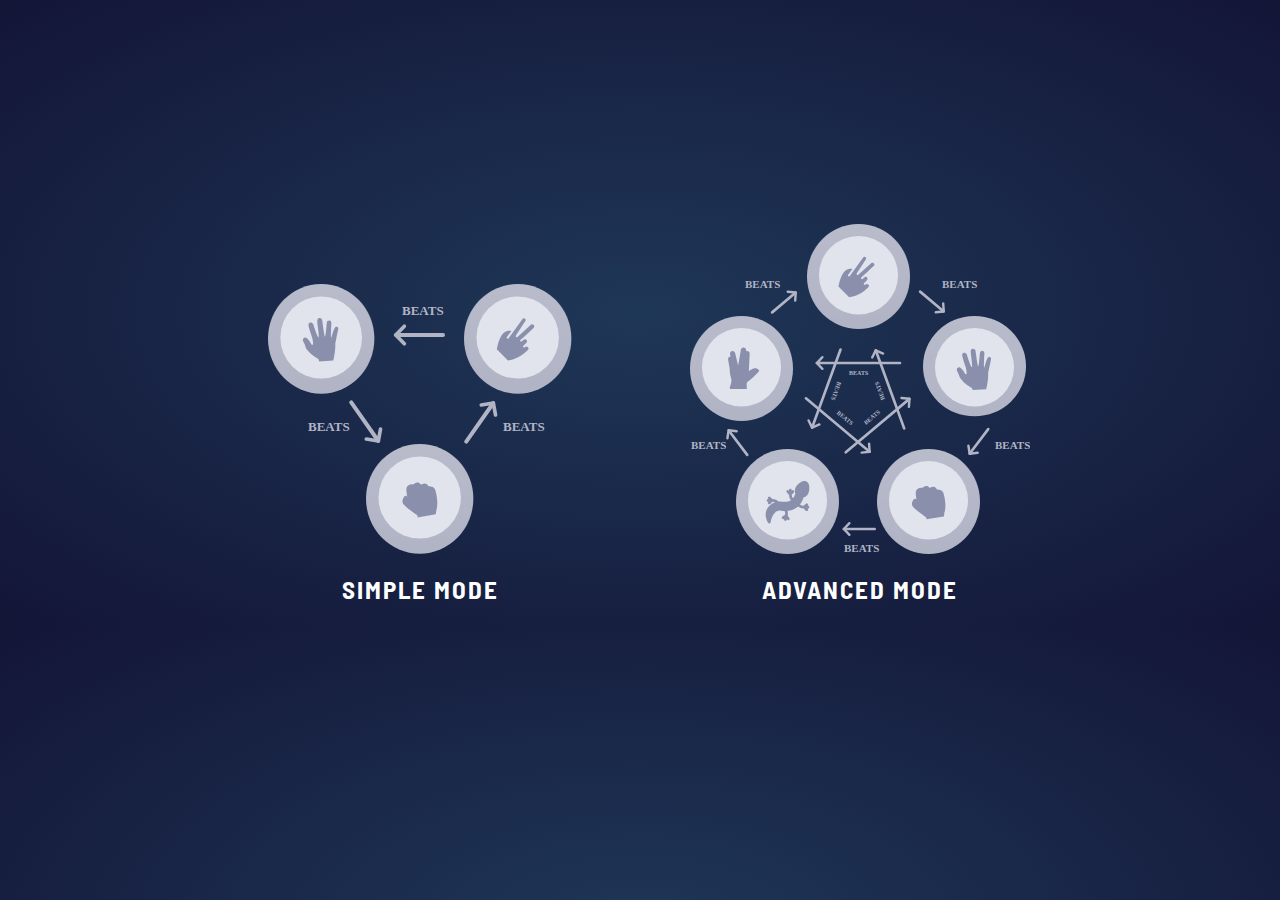
<file: index.html>
<!DOCTYPE html>
<html lang="es">
  <head>
    <meta charset="UTF-8" />
    <meta name="viewport" content="width=device-width, initial-scale=1.0" />
    <link rel="preconnect" href="https://fonts.googleapis.com" />
    <link rel="preconnect" href="https://fonts.gstatic.com" crossorigin />
    <link
      href="https://fonts.googleapis.com/css2?family=Barlow+Semi+Condensed:wght@400;600;700&display=swap"
      rel="stylesheet"
    />
    <link rel="stylesheet" href="./css/styles.css" />
    <title>Rock, Paper & Scissors</title>
  </head>
  <body>
    <main class="mainscreen">
      <div class="take-to simple">
        <a href="./html/simple.html">
          <img src="./assets/images/image-rules.svg" alt="" />
          <h2 class="main-headers">SIMPLE MODE</h2>
        </a>
      </div>
      <div class="take-to advanced">
        <a class="main-links" href="#">
          <img src="./assets/images/image-rules-bonus.svg" alt="" />
          <h2 class="main-headers">ADVANCED MODE</h2>
        </a>
      </div>
    </main>
    <script src="./js/scripts.js"></script>
  </body>
</html>
</file>
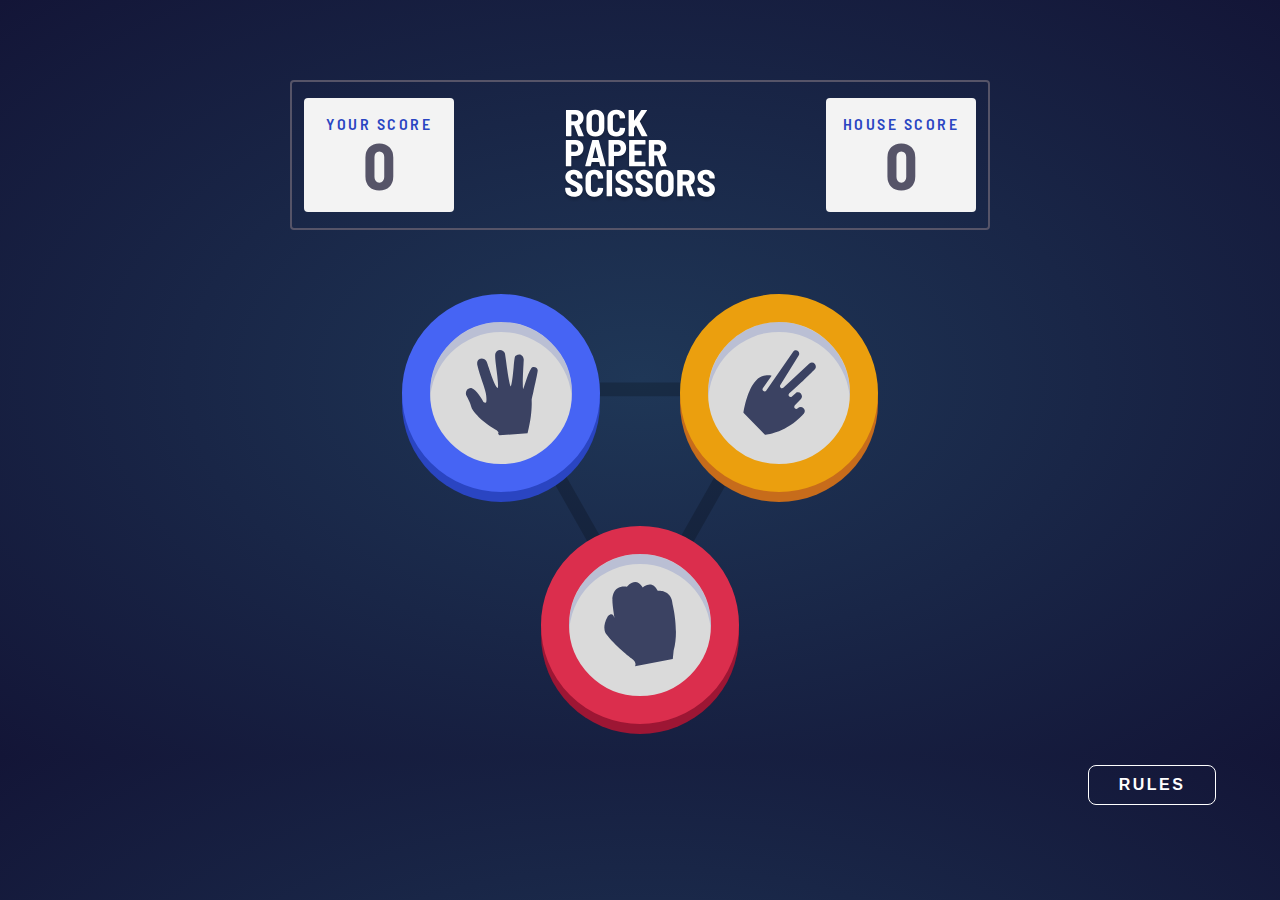
<file: html/simple.html>
<!DOCTYPE html>
<html lang="es">
  <head>
    <meta charset="UTF-8" />
    <meta name="viewport" content="width=device-width, initial-scale=1.0" />
    <link rel="preconnect" href="https://fonts.googleapis.com" />
    <link rel="preconnect" href="https://fonts.gstatic.com" crossorigin />
    <link
      href="https://fonts.googleapis.com/css2?family=Barlow+Semi+Condensed:wght@400;600;700&display=swap"
      rel="stylesheet"
    />
    <link rel="stylesheet" href="../css/styles.css" />
    <title>Rock, paper, scissors</title>
  </head>
  <body>
    <main class="simple-main">
      <div id="scoreboard" class="scoreboard">
        <div class="scorecard">
          <div class="score">
            <span class="top-score">YOUR SCORE</span>
            <span id="own-score" class="real-score">0</span>
          </div>
        </div>
        <img class="logo" src="../assets/images/logo.svg" alt="" />
        <div class="scorecard">
          <div class="score">
            <span class="top-score">HOUSE SCORE</span>
            <span id="house-score" class="real-score">0</span>
          </div>
        </div>
      </div>
      <div id="buttons" class="buttons-box">
        <div class="top-buttons">
          <button id="button-paper" class="button paper"></button>
          <button id="button-scissors" class="button scissors"></button>
        </div>
        <button id="button-rock" class="button rock"></button>
      </div>
      <div id="resultdiv" class="result hidediv">
        <div class="top-buttons-result">
          <div class="text-selection">
            <div id="own-selection" class="empty-result"></div>
            <span>YOU PICKED</span>
          </div>
          <div class="text-selection">
            <div id="house-selection" class="empty-result"></div>
            <span>THE HOUSE PICKED</span>
          </div>
        </div>
        <div class="win-or-loose">
          <span id="win-or-loose" class="win-or-loose-txt">YOU WIN</span>
          <button id="play-again" class="win-or-loose-button">
            PLAY AGAIN
          </button>
        </div>
      </div>
      <button id="show-rules" class="to-modal">RULES</button>
    </main>
    <div id="modal-simple" class="modal-simple hide">
      <span class="modal-simple-txt">RULES</span>
      <img
        id="hide-rules"
        class="modal-simple-close"
        src="../assets/images/icon-close.svg"
        alt=""
      />
    </div>
    <script src="../js/scripts.js"></script>
  </body>
</html>
</file>
<file: css/styles.css>
:root {
  --bg-color: blue;
}

* {
  box-sizing: border-box;
}

html {
  scroll-behavior: smooth;
}

img {
  display: block;
  max-width: 100%;
}

a {
  text-decoration: none;
  color: inherit;
}

ul {
  list-style: none;
  padding-left: 0;
  margin-top: 0;
  margin-bottom: 0;
}

body {
  margin: 0;
  font-family: "Barlow Semi Condensed", sans-serif;
  background-image: radial-gradient(#1f3757, #131537);
  display: flex;
  justify-content: center;
  align-content: center;
}

.mainscreen {
  display: flex;
  flex-direction: column;
  gap: 40px;
  align-items: center;
}

@media screen and (width>768px) {
  .mainscreen {
    flex-direction: row;
    justify-content: space-between;
    align-items: center;
    margin-top: 25vh;
  }
}

.take-to {
  position: relative;
  display: flex;
  flex-direction: column;
  justify-content: flex-end;
  align-items: center;
  width: 400px;
  height: 400px;
}

.main-headers {
  color: white;
  font-size: 25px;
  font-weight: 700;
  text-align: center;
  letter-spacing: 2px;
}

.simple-main {
  display: flex;
  flex-direction: column;
  align-items: center;
  padding: 32px;
}

@media screen and (width>768px) {
  .simple-main {
    margin-top: 48px;
  }
}

.scoreboard {
  display: flex;
  justify-content: space-between;
  align-items: center;
  width: 311px;
  height: 96px;
  padding: 12px;
  border: solid 2px #565468;
  border-radius: 4px;
}

@media screen and (width>768px) {
  .scoreboard {
    height: 150px;
    width: 700px;
  }
}
.logo {
  height: 48px;
  width: 83px;
}

@media screen and (width>768px) {
  .logo {
    height: 93px;
    width: 156px;
  }
}

.scorecard {
  width: 80px;
  height: 72px;
  border-radius: 4px;
  background-color: #f3f3f3;
  padding: 12px;
  align-content: center;
}

@media screen and (width>768px) {
  .scorecard {
    width: 150px;
    height: 114px;
    padding: 16px;
  }
}

.score {
  display: flex;
  flex-direction: column;
  justify-content: space-between;
  align-items: center;
}

.top-score {
  font-weight: 600;
  font-size: 10px;
  letter-spacing: 0;
  color: #2a45c2;
}

@media screen and (width>768px) {
  .top-score {
    font-size: 16px;
    letter-spacing: 2.5px;
  }
}

.real-score {
  font-weight: 700;
  font-size: 40px;
  line-height: 40px;
  color: #565468;
}

@media screen and (width>768px) {
  .real-score {
    font-size: 64px;
    line-height: 64px;
  }
}

.buttons-box {
  position: relative;
  display: flex;
  flex-direction: column;
  justify-content: space-between;
  align-items: center;
  width: 312px;
  height: 282px;
  background-image: url(../assets/images/bg-triangle.svg);
  background-size: 188px 166px;
  background-repeat: no-repeat;
  background-position: center center;
  margin: 105px 0 139px;
}

@media screen and (width>768px) {
  .buttons-box {
    width: 476px;
    height: 430px;
    background-size: 287px 254px;
    margin: 64px 0 0;
  }
}

.top-buttons {
  display: flex;
  justify-content: space-between;
  gap: 52px;
}

@media screen and (width>768px) {
  .top-buttons {
    width: 476px;
    height: 198px;
  }
}

.button {
  height: 130px;
  width: 130px;
  border-radius: 50%;
  border: none;
}

@media screen and (width>768px) {
  .button {
    height: 198px;
    width: 198px;
  }
}

.paper {
  background-image: url(../assets/images/icon-paper.svg);
  background-repeat: no-repeat;
  background-position: center center;
  background-color: #dadada;
  border: solid 15px #4664f4;
  box-shadow: 0 5px #2a45c2, inset 0 5px #babfd4;
}

@media screen and (width>768px) {
  .paper {
    background-size: 73px 86px;
    border: solid 28px #4664f4;
    box-shadow: 0 10px #2a45c2, inset 0 10px #babfd4;
  }
}

.scissors {
  background-image: url(../assets/images/icon-scissors.svg);
  background-repeat: no-repeat;
  background-position: center center;
  background-color: #dadada;
  border: solid 15px #eb9f0e;
  box-shadow: 0 5px #c76c1b, inset 0 5px #babfd4;
}

@media screen and (width>768px) {
  .scissors {
    background-size: 73px 86px;
    border: solid 28px #eb9f0e;
    box-shadow: 0 10px #c76c1b, inset 0 10px #babfd4;
  }
}

.rock {
  background-image: url(../assets/images/icon-rock.svg);
  background-repeat: no-repeat;
  background-position: center center;
  background-color: #dadada;
  border: solid 15px #db2e4d;
  box-shadow: 0 5px #9d1634, inset 0 5px #babfd4;
}

@media screen and (width>768px) {
  .rock {
    background-size: 73px 86px;
    border: solid 28px #db2e4d;
    box-shadow: 0 10px #9d1634, inset 0 10px #babfd4;
  }
}

.result {
  position: relative;
  display: flex;
  flex-direction: column;
  gap: 62px;
  align-items: center;
  width: 325px;
  height: 375px;
  margin: 105px 0 52px;
}

.top-buttons-result {
  display: flex;
  justify-content: space-between;
  gap: 52px;
  width: 325px;
  height: 182px;
  color: white;
  font-weight: 700;
  font-size: 15;
  letter-spacing: 0;
  line-height: 32px;
}

@media screen and (width>768px) {
  .top-buttons-result {
    width: 938px;
    height: 395px;
    font-size: 24px;
  }
}

.text-selection {
  display: flex;
  flex-direction: column;
  gap: 17px;
  align-items: center;
  width: 325px;
  height: 182px;
}

@media screen and (width>768px) {
  .text-selection {
    flex-direction: column-reverse;
    width: 293px;
    height: 395px;
  }
}

.empty-result {
  height: 110px;
  width: 110px;
  border-radius: 50%;
  background-color: #131537;
}

@media screen and (width>768px) {
  .empty-result {
    height: 225px;
    width: 225px;
  }
}

.win-or-loose {
  display: flex;
  flex-direction: column;
  align-items: center;
  justify-content: space-between;
  width: 220px;
  height: 131px;
}

@media screen and (width>768px) {
  .win-or-loose {
    position: absolute;
    top: 180px;
  }
}

.win-or-loose-txt {
  font-size: 56px;
  font-weight: 700;
  color: #fff;
}

.win-or-loose-button {
  width: 220px;
  height: 48px;
  border-radius: 8px;
  background-color: #dadada;
  font-size: 16px;
  font-weight: 600;
  letter-spacing: 2.5px;
  color: #3b4262;
  border: none;
}

.to-modal {
  align-self: center;
  position: absolute;
  top: 654px;
  background-color: #13153700;
  color: white;
  font-size: 16px;
  letter-spacing: 2.5px;
  font-weight: 600;
  width: 128px;
  height: 40px;
  border-radius: 8px;
  border: solid 1px white;
}

@media screen and (width>768px) {
  .to-modal {
    position: absolute;
    top: 85%;
    left: 85%;
  }
}

.modal-simple {
  display: flex;
  flex-direction: column;
  align-items: center;
  gap: 538px;
  position: fixed;
  top: 0;
  left: 0;
  width: 100vw;
  height: 100vh;
  padding: 95px 35px;
  background-color: white;
  background-image: url(../assets/images/image-rules.svg);
  background-position: center 240px;
  background-size: 305px 271px;
  background-repeat: no-repeat;
  transition: scale 0.3s;
  font-size: 32px;
  line-height: 32px;
  font-weight: 700;
  color: #3b4262;
}

.hidediv {
  display: none;
}

.hide {
  scale: 0;
}

.show {
  scale: 1;
}

@media screen and (width>768px) {
  .modal-simple {
    display: flex;
    flex-direction: row;
    justify-content: space-between;
    align-items: baseline;
    gap: 0;
    position: absolute;
    top: 200px;
    left: 40%;
    width: 400px;
    height: 415px;
    padding: 32px;
    border-radius: 8px;
    background-color: white;
    background-image: url(../assets/images/image-rules.svg);
    background-position: center 112px;
    background-size: 305px 271px;
    background-repeat: no-repeat;
    transition: scale 0.3s;
    font-size: 32px;
    line-height: 32px;
    font-weight: 700;
    color: #3b4262;
    box-shadow: 0 0 0 3000px rgba(19, 21, 55, 0.781);
  }
}
</file>
